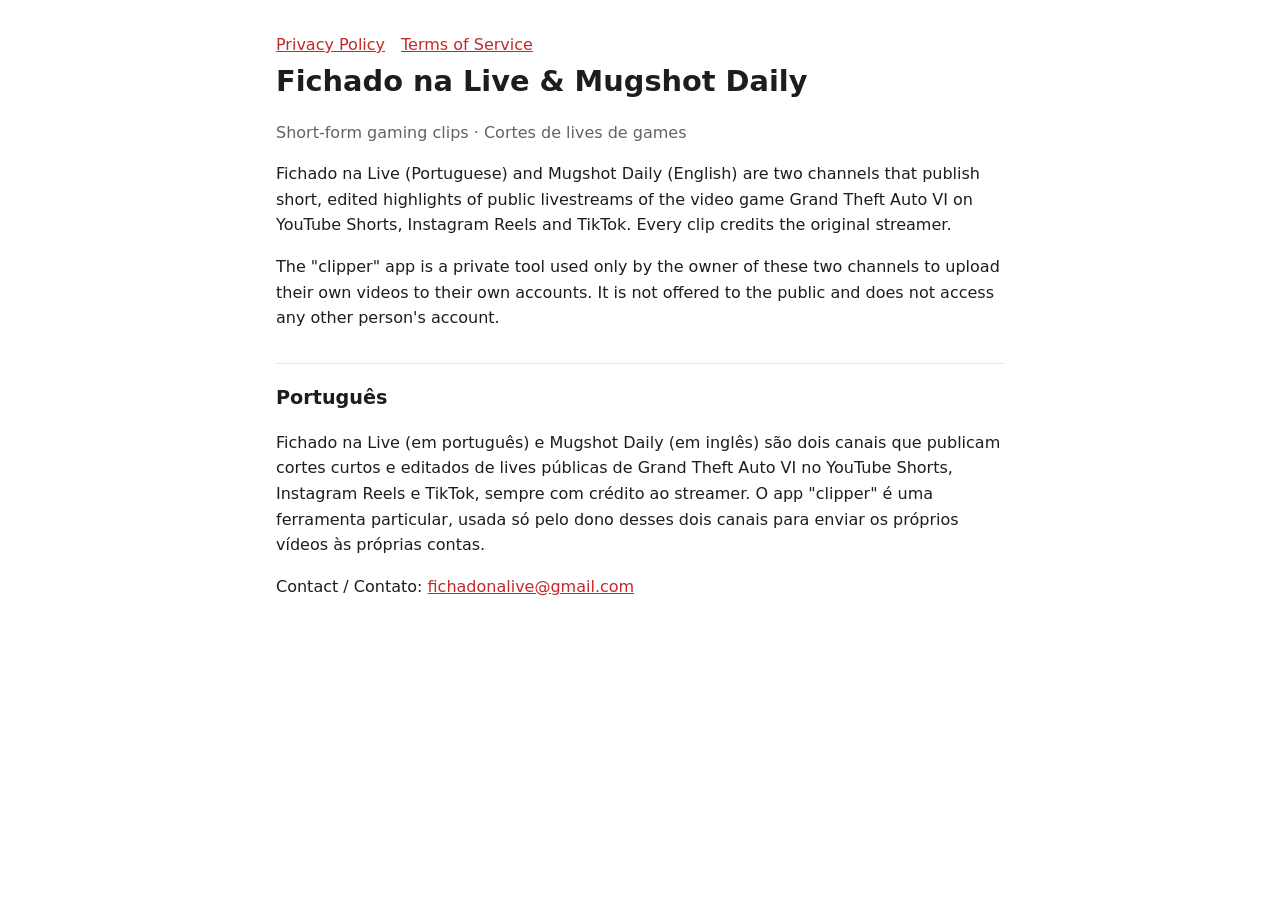
<file: index.html>
<!doctype html>
<html lang="en">
<head>
<meta charset="utf-8">
<meta name="viewport" content="width=device-width, initial-scale=1">
<title>Fichado na Live &amp; Mugshot Daily</title>
<link rel="stylesheet" href="style.css">
</head>
<body>
<main>
<nav><a href="privacy.html">Privacy Policy</a><a href="terms.html">Terms of Service</a></nav>
<h1>Fichado na Live &amp; Mugshot Daily</h1>
<p class="muted">Short-form gaming clips · Cortes de lives de games</p>

<p>Fichado na Live (Portuguese) and Mugshot Daily (English) are two channels that publish short, edited
highlights of public livestreams of the video game Grand Theft Auto VI on YouTube Shorts, Instagram Reels and TikTok.
Every clip credits the original streamer.</p>

<p>The "clipper" app is a private tool used only by the owner of these two channels to upload their own videos
to their own accounts. It is not offered to the public and does not access any other person's account.</p>

<h2>Português</h2>
<p>Fichado na Live (em português) e Mugshot Daily (em inglês) são dois canais que publicam cortes curtos e editados
de lives públicas de Grand Theft Auto VI no YouTube Shorts, Instagram Reels e TikTok, sempre com crédito ao streamer.
O app "clipper" é uma ferramenta particular, usada só pelo dono desses dois canais para enviar os próprios vídeos às
próprias contas.</p>

<p>Contact / Contato: <a href="mailto:fichadonalive@gmail.com">fichadonalive@gmail.com</a></p>
</main>
</body>
</html>
</file>
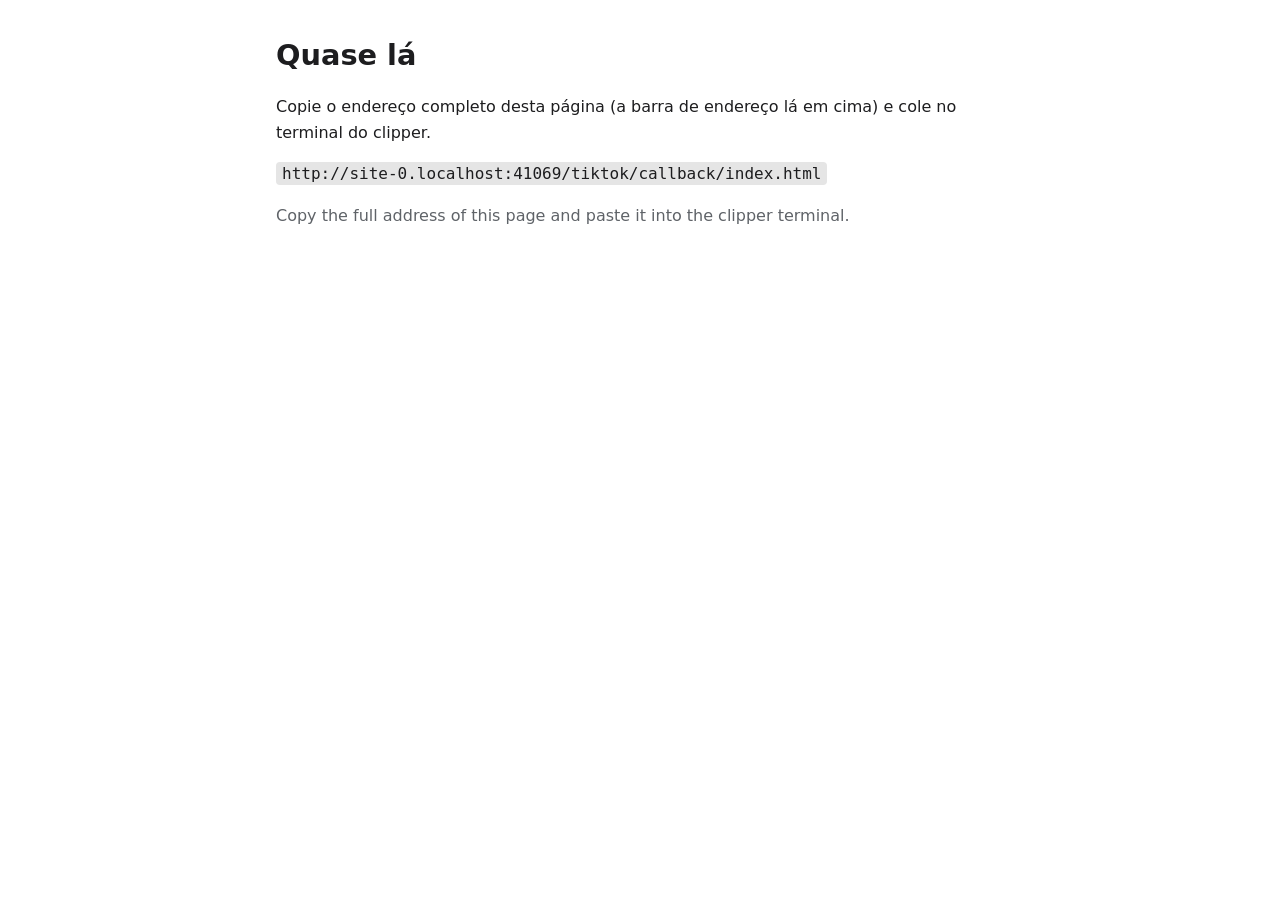
<file: tiktok/callback/index.html>
<!doctype html>
<html lang="pt-BR">
<head>
<meta charset="utf-8">
<meta name="viewport" content="width=device-width, initial-scale=1">
<title>TikTok autorizado</title>
<link rel="stylesheet" href="../../style.css">
</head>
<body>
<main>
<h1>Quase lá</h1>
<p id="msg">Copie o endereço completo desta página (a barra de endereço lá em cima) e cole no terminal do clipper.</p>
<p><code id="url"></code></p>
<p class="muted">Copy the full address of this page and paste it into the clipper terminal.</p>
</main>
<script>
  var url = window.location.href;
  document.getElementById("url").textContent = url;
  if (url.indexOf("error=") !== -1) {
    document.getElementById("msg").textContent = "O TikTok recusou a autorização. Volte ao terminal e tente de novo.";
  }
</script>
</body>
</html>
</file>
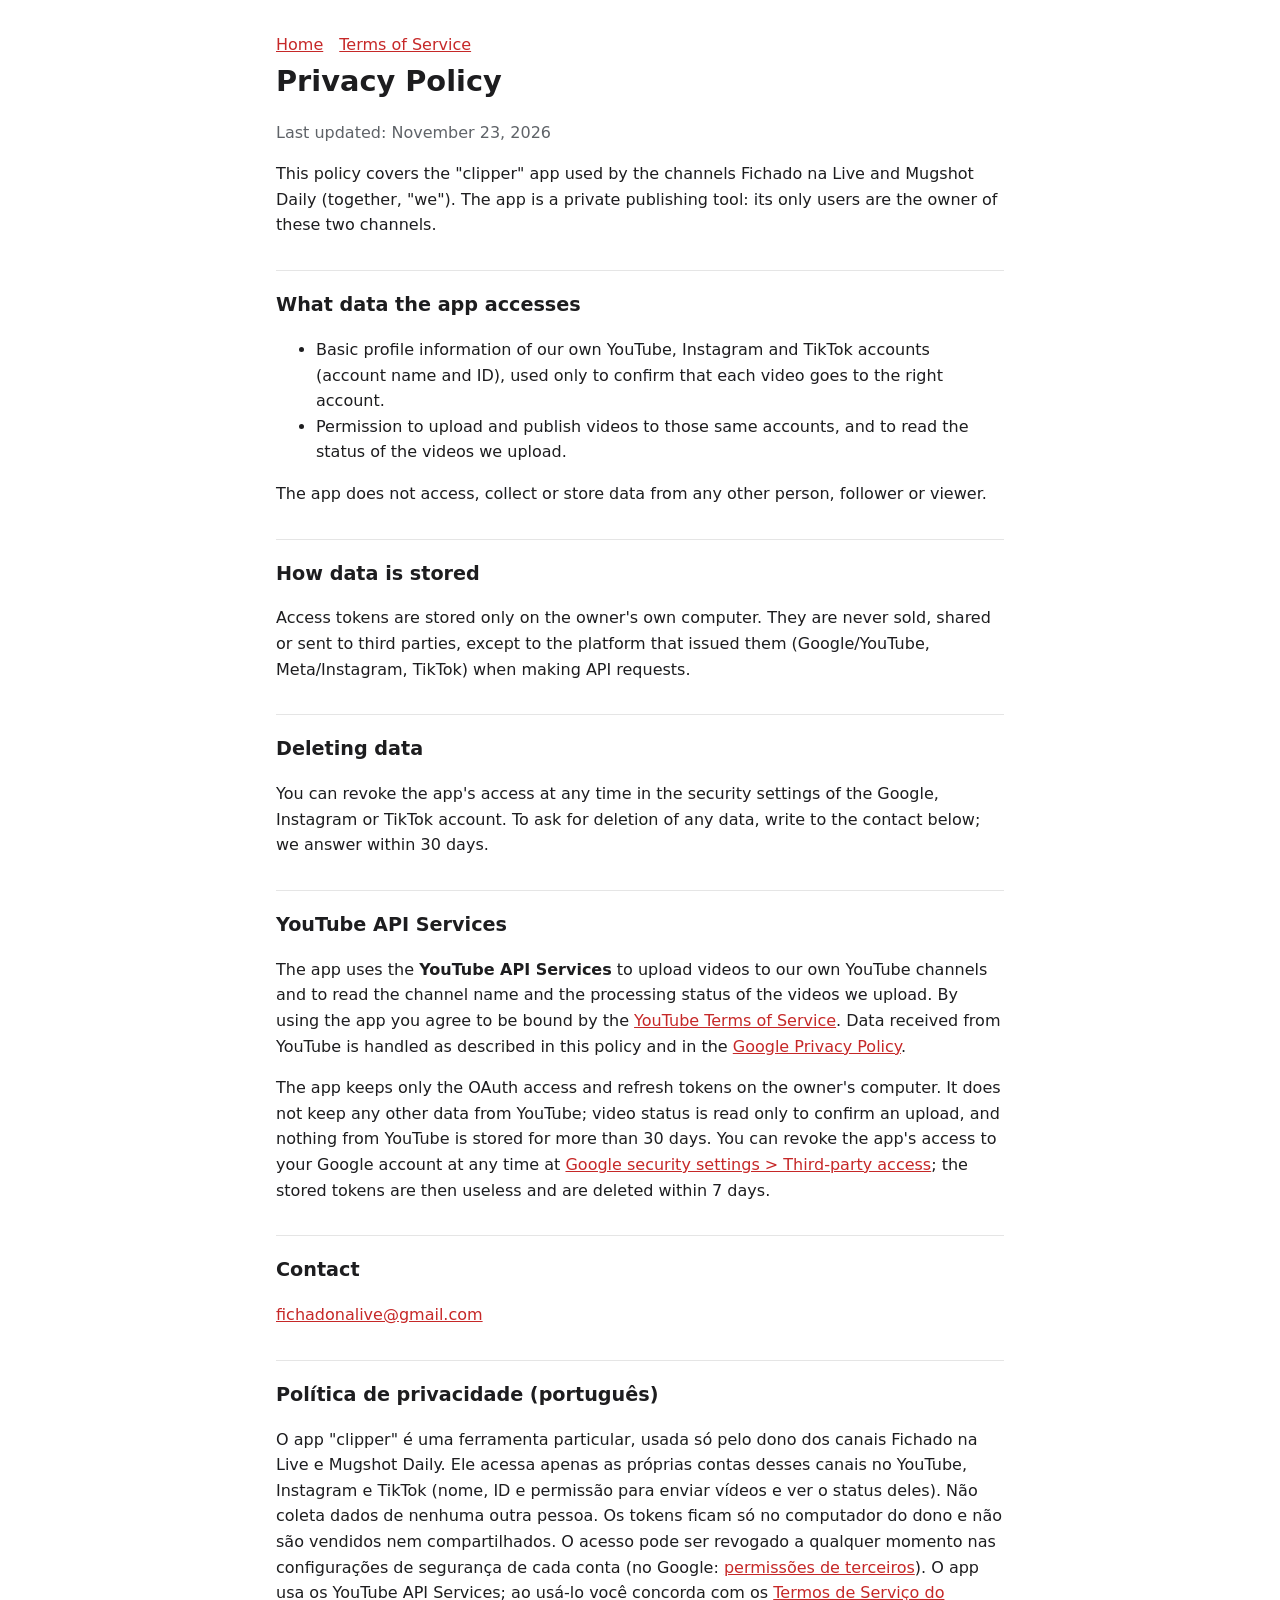
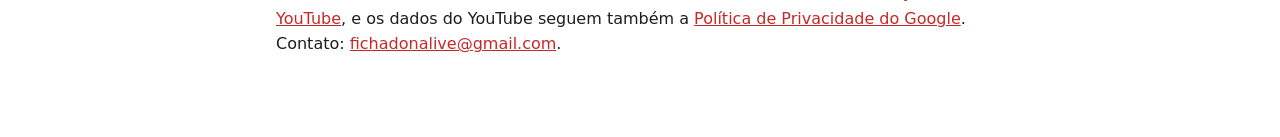
<file: privacy.html>
<!doctype html>
<html lang="en">
<head>
<meta charset="utf-8">
<meta name="viewport" content="width=device-width, initial-scale=1">
<title>Clipper Privacy Policy</title>
<link rel="stylesheet" href="style.css">
</head>
<body>
<main>
<nav><a href="index.html">Home</a><a href="terms.html">Terms of Service</a></nav>
<h1>Privacy Policy</h1>
<p class="muted">Last updated: November 23, 2026</p>

<p>This policy covers the "clipper" app used by the channels Fichado na Live and Mugshot Daily
(together, "we"). The app is a private publishing tool: its only users are the owner of these two channels.</p>

<h2>What data the app accesses</h2>
<ul>
<li>Basic profile information of our own YouTube, Instagram and TikTok accounts (account name and ID), used only to
confirm that each video goes to the right account.</li>
<li>Permission to upload and publish videos to those same accounts, and to read the status of the videos we upload.</li>
</ul>
<p>The app does not access, collect or store data from any other person, follower or viewer.</p>

<h2>How data is stored</h2>
<p>Access tokens are stored only on the owner's own computer. They are never sold, shared or sent to third parties,
except to the platform that issued them (Google/YouTube, Meta/Instagram, TikTok) when making API requests.</p>

<h2>Deleting data</h2>
<p>You can revoke the app's access at any time in the security settings of the Google, Instagram or TikTok account.
To ask for deletion of any data, write to the contact below; we answer within 30 days.</p>

<h2>YouTube API Services</h2>
<p>The app uses the <strong>YouTube API Services</strong> to upload videos to our own YouTube channels and to read the
channel name and the processing status of the videos we upload. By using the app you agree to be bound by the
<a href="https://www.youtube.com/t/terms">YouTube Terms of Service</a>. Data received from YouTube is handled as
described in this policy and in the <a href="https://policies.google.com/privacy">Google Privacy Policy</a>.</p>
<p>The app keeps only the OAuth access and refresh tokens on the owner's computer. It does not keep any other data
from YouTube; video status is read only to confirm an upload, and nothing from YouTube is stored for more than 30 days.
You can revoke the app's access to your Google account at any time at
<a href="https://security.google.com/settings/security/permissions">Google security settings &gt; Third-party access</a>;
the stored tokens are then useless and are deleted within 7 days.</p>

<h2>Contact</h2>
<p><a href="mailto:fichadonalive@gmail.com">fichadonalive@gmail.com</a></p>

<h2>Política de privacidade (português)</h2>
<p>O app "clipper" é uma ferramenta particular, usada só pelo dono dos canais Fichado na Live e Mugshot Daily.
Ele acessa apenas as próprias contas desses canais no YouTube, Instagram e TikTok (nome, ID e permissão para enviar
vídeos e ver o status deles). Não coleta dados de nenhuma outra pessoa. Os tokens ficam só no computador do dono e
não são vendidos nem compartilhados. O acesso pode ser revogado a qualquer momento nas configurações de segurança de
cada conta (no Google: <a href="https://security.google.com/settings/security/permissions">permissões de terceiros</a>). O app usa os YouTube API Services; ao usá-lo você concorda com os <a href="https://www.youtube.com/t/terms">Termos de Serviço do YouTube</a>, e os dados do YouTube seguem também a <a href="https://policies.google.com/privacy">Política de Privacidade do Google</a>. Contato: <a href="mailto:fichadonalive@gmail.com">fichadonalive@gmail.com</a>.</p>
</main>
</body>
</html>
</file>
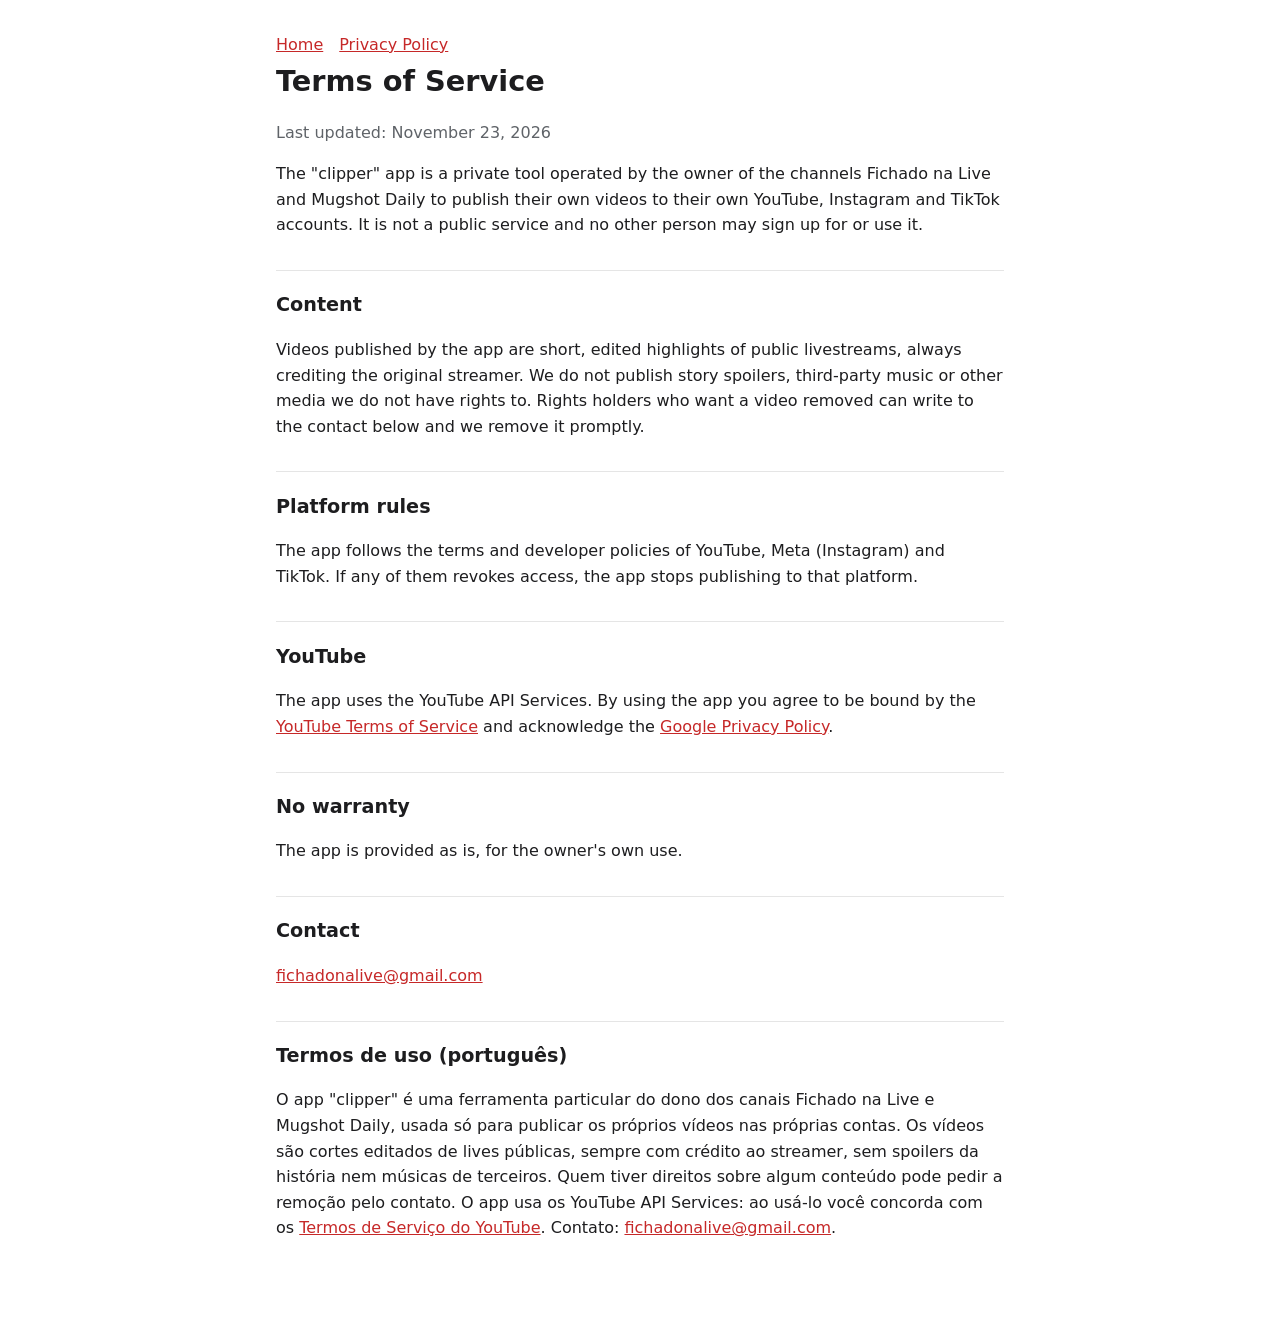
<file: terms.html>
<!doctype html>
<html lang="en">
<head>
<meta charset="utf-8">
<meta name="viewport" content="width=device-width, initial-scale=1">
<title>Clipper Terms of Service</title>
<link rel="stylesheet" href="style.css">
</head>
<body>
<main>
<nav><a href="index.html">Home</a><a href="privacy.html">Privacy Policy</a></nav>
<h1>Terms of Service</h1>
<p class="muted">Last updated: November 23, 2026</p>

<p>The "clipper" app is a private tool operated by the owner of the channels Fichado na Live and Mugshot Daily
to publish their own videos to their own YouTube, Instagram and TikTok accounts. It is not a public service and no
other person may sign up for or use it.</p>

<h2>Content</h2>
<p>Videos published by the app are short, edited highlights of public livestreams, always crediting the original
streamer. We do not publish story spoilers, third-party music or other media we do not have rights to. Rights holders
who want a video removed can write to the contact below and we remove it promptly.</p>

<h2>Platform rules</h2>
<p>The app follows the terms and developer policies of YouTube, Meta (Instagram) and TikTok. If any of them revokes
access, the app stops publishing to that platform.</p>

<h2>YouTube</h2>
<p>The app uses the YouTube API Services. By using the app you agree to be bound by the
<a href="https://www.youtube.com/t/terms">YouTube Terms of Service</a> and acknowledge the
<a href="https://policies.google.com/privacy">Google Privacy Policy</a>.</p>

<h2>No warranty</h2>
<p>The app is provided as is, for the owner's own use.</p>

<h2>Contact</h2>
<p><a href="mailto:fichadonalive@gmail.com">fichadonalive@gmail.com</a></p>

<h2>Termos de uso (português)</h2>
<p>O app "clipper" é uma ferramenta particular do dono dos canais Fichado na Live e Mugshot Daily, usada só para
publicar os próprios vídeos nas próprias contas. Os vídeos são cortes editados de lives públicas, sempre com crédito ao
streamer, sem spoilers da história nem músicas de terceiros. Quem tiver direitos sobre algum conteúdo pode pedir a
remoção pelo contato. O app usa os YouTube API Services: ao usá-lo você concorda com os <a href="https://www.youtube.com/t/terms">Termos de Serviço do YouTube</a>. Contato: <a href="mailto:fichadonalive@gmail.com">fichadonalive@gmail.com</a>.</p>
</main>
</body>
</html>
</file>
<file: style.css>
:root { --bg: #ffffff; --fg: #1d1d1f; --muted: #5f6368; --accent: #c62828; --line: #e5e5e5; }
@media (prefers-color-scheme: dark) { :root { --bg: #121212; --fg: #ececec; --muted: #a0a0a0; --accent: #ef5350; --line: #2c2c2c; } }
* { box-sizing: border-box; }
body { margin: 0; background: var(--bg); color: var(--fg); font: 16px/1.6 system-ui, -apple-system, "Segoe UI", Roboto, sans-serif; }
main { max-width: 760px; margin: 0 auto; padding: 32px 16px 64px; }
h1 { font-size: 1.8rem; margin: 0 0 4px; }
h2 { font-size: 1.2rem; margin-top: 2rem; border-top: 1px solid var(--line); padding-top: 1.2rem; }
.muted { color: var(--muted); }
a { color: var(--accent); }
nav a { margin-right: 16px; }
code { background: var(--line); padding: 2px 6px; border-radius: 4px; word-break: break-all; }
</file>
